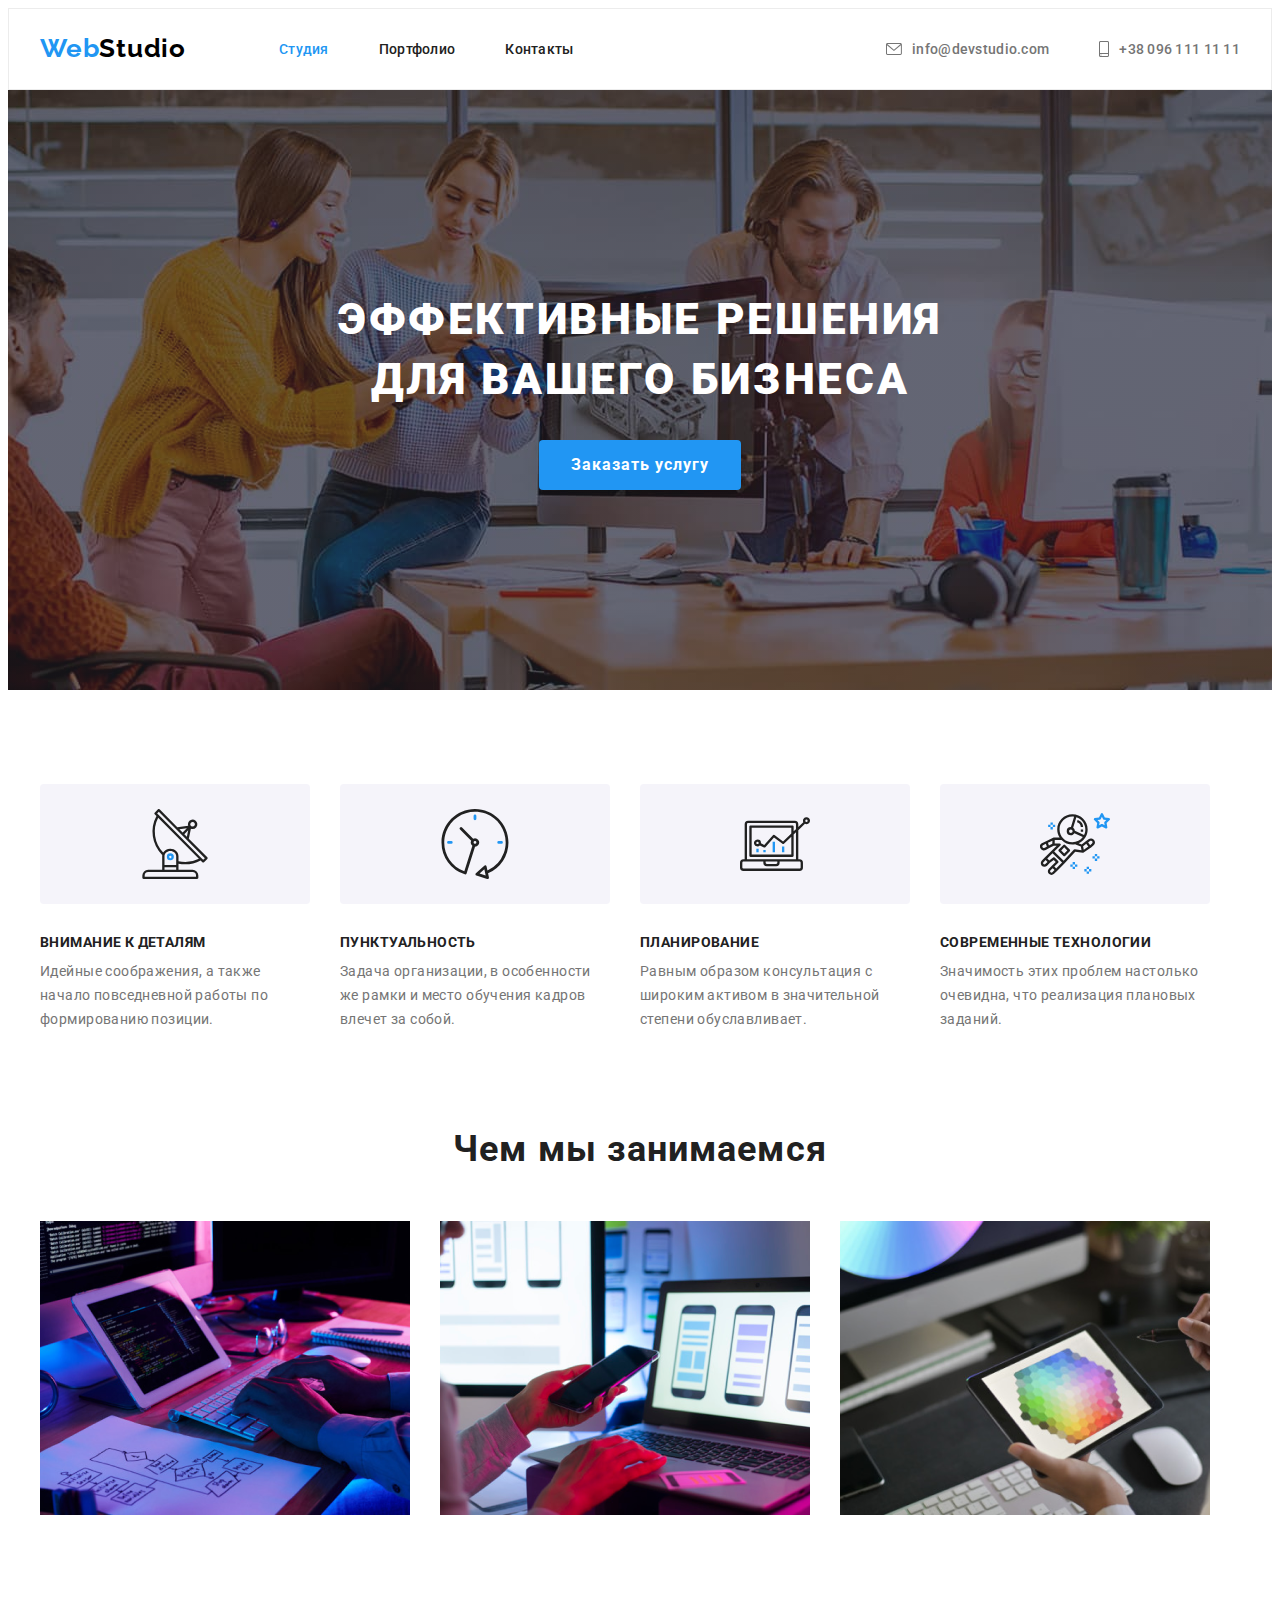
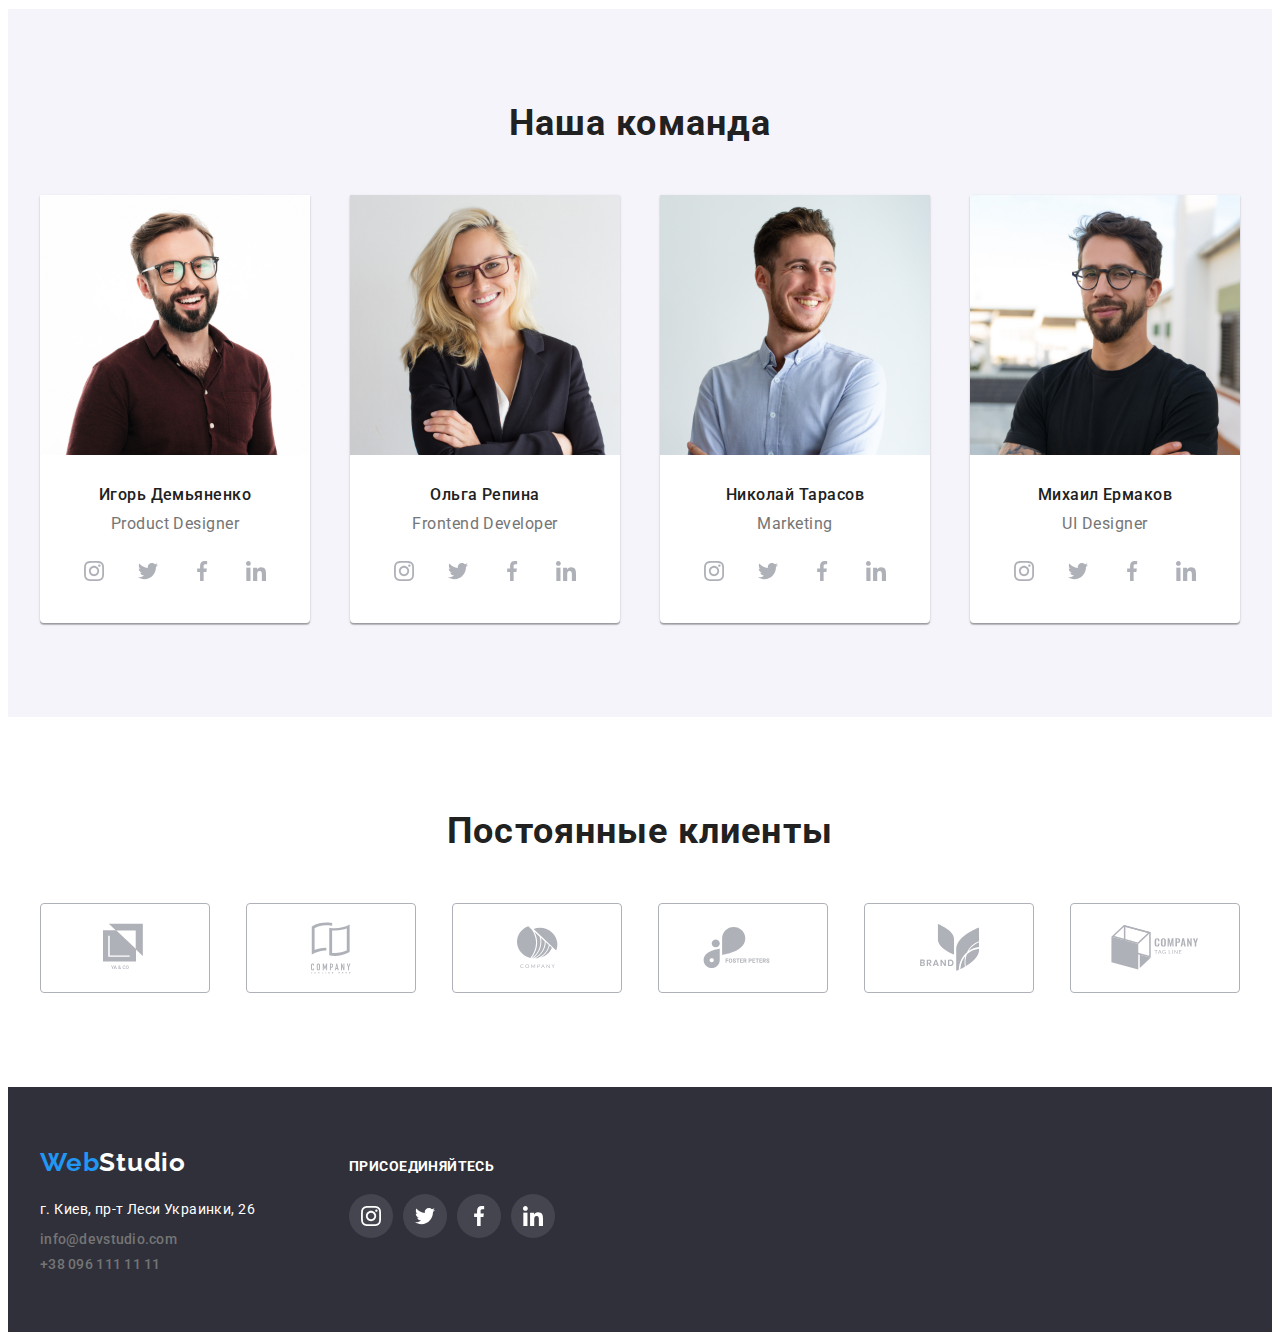
<file: index.html>
<!DOCTYPE html>
<html lang="ru">

<head>
    <meta charset="UTF-8">
    <meta name="viewport" content="width=device-width, initial-scale=1.0">
    <title>Web Studio</title>
    <link rel="preconnect" href="https://fonts.gstatic.com">
    <link href="https://fonts.googleapis.com/css2?family=Raleway:wght@700&family=Roboto:wght@400;500;700;900&display=swap"
    rel="stylesheet">
    <link rel="stylesheet" href="https://cdnjs.cloudflare.com/ajax/libs/modern-normalize/1.0.0/modern-normalize.min.css"
    integrity="sha512-ISS7cAi1PEhQ8jnbJpJZMd29NlhNj4AWYyLOSp2CE/CsHxTCu+r+t0D2yoJudVrd0/8fTVPUVDzY5Tvli75u/g=="
    crossorigin="anonymous"/>
    <link rel="stylesheet" href="./css/styles.css">
</head>

<body>
     <!--header-->
    <header class="header">
      <div class="container">
        <nav class="navigation-header">
            <!--logo-->
            <a href="index.html" class="logo link "><span class="logo-color" lang="en">Web</span>Studio</a>
            <!--header navigation-->
            <ul class="navigation-menu">
                
                <li class="navigation-list list">
                <a href="./index.html" class="navigation-link current link" >Студия</a>
                </li>
                
                <li class="navigation-list list">
                <a href="./portfolio.html" class="navigation-link link">Портфолио</a>
                </li>
                
                <li class="navigation-list list">
                <a href="#contacts" class="navigation-link link">Контакты</a>
                </li>
            </ul>
        </nav>
        <!--header contacts-->
            <ul class="contacts-menu">
                <li class="contacts-list list">
                <a href="mailto:info@devstudio.com" class="contacts-link link">
                    <svg class="icon-contacts" width="16" height="12">
                    <use href="./images/sprite.svg#icon-envelope"></use>
                </svg>info@devstudio.com</a>
                </li>
                
                <li class="contacts-list list">
                <a href="tel:+380961111111" class="contacts-link link" >
                    <svg class="icon-contacts" width="10" height="16"> -->
                    <use href="./images/sprite.svg#icon-smartphone"></use>
                </svg>+38 096 111 11 11</a>
                </li>
            </ul>
        </div>
    </header>
    <main>

        <!--🦸 ==========HERO==========-->
    <section class="hero">
        <div class="hero-container">
                <h1 class="heading-hero">Эффективные решения для вашего бизнеса</h1>
                <button class="modal-btn-hero" type="button">Заказать услугу</button>
        </div>
    </section>

        <!--============ABOUT=========-->
    <section class="about section">
        <div class="container">
            <ul class="about-list-menu">
                <li class="about-list list icon-antenna">
                <h2 class="about-header">Внимание к деталям</h2>
                <p class="about-description">Идейные соображения, а также начало повседневной работы по формированию позиции.</p>
                </li>
                <li class="about-list list icon-clock">
                <h2 class="about-header">Пунктуальность</h2>
                <p class="about-description">Задача организации, в особенности же рамки и место обучения кадров влечет за собой.</p>
                </li>
                <li class="about-list list icon-diagram">
                <h2 class="about-header">Планирование</h2>
                <p class="about-description">Равным образом консультация с широким активом в значительной степени обуславливает.</p>
                </li>
                <li class="about-list list icon-astronaut">
                <h2 class="about-header">Современные технологии</h2>
                <p class="about-description">Значимость этих проблем настолько очевидна, что реализация плановых заданий.</p>
                </li>
            </ul>
        </div>
    </section>
        <!--=========== WE DO ===========-->
    <section class="wedo section">
        <div class="container">
            <h2 class="wedo-header">Чем мы занимаемся</h2>
            <ul class="wedo-list-menu">
                <li class="wedo-list list">
                    <img class="wedo-list-img" src="./images/about/about1.png" alt="пишет код" width="370" height="294">
                </li>
                <li class="wedo-list list">
                    <img class="wedo-list-img" src="./images/about/about2.png" alt="создает макет" width="370" height="294">
                </li>
                <li class="wedo-list list">
                    <img class="wedo-list-img" src="./images/about/about3.png" alt="выбирает цветовую палитру" width="370" height="294">
                </li>
            </ul>
        </div>
    </section>

        <!--==========OUR TEAM===========-->
    <section class="team section">
        <div class="container">
            <h3 class="team-header">Наша команда</h3>
            <ul class="team-list-menu">
                <li class="team-list list">
                    <img class="team-list-img" src="./images/our_team/photo1.jpg" alt="фото Игорь Демьяненко" width="270" height="260">
        <div class="team-list-content">
                <h3 class="team-name">Игорь Демьяненко</h3>
                <p class="team-description">Product Designer</p>
            <ul class="social-team-menu">
                <li class="social-list list">
                    <a class="social-link" href="">
                        <svg class="social-list-icon">
                            <use href="./images/sprite.svg#icon-instagram"></use>
                        </svg>
                    </a>
                </li>
                <li class="social-list list ">
                    <a class="social-link" href="">
                        <svg class="social-list-icon">
                            <use href="./images/sprite.svg#icon-twitter"></use>
                        </svg>
                    </a>
                </li>
                <li class="social-list list ">
                    <a class="social-link" href="">
                        <svg class="social-list-icon">
                            <use href="./images/sprite.svg#icon-facebook-1"></use>
                        </svg>
                    </a>
                </li>
                <li class="social-list list ">
                    <a class="social-link" href="">
                        <svg class="social-list-icon">
                           <use href="./images/sprite.svg#icon-linkedin"></use>
                        </svg>
                    </a>
                </li>
            </ul>
        </div>
                </li>
                <li class="team-list list">
                    <img class="team-list-img" src="./images/our_team/photo2.jpg" alt="фото Ольга Репина" width="270" height="260">
         <div class="team-list-content">
                <h3 class="team-name">Ольга Репина</h3>
                <p class="team-description">Frontend Developer</p>
            <ul class="social-team-menu">
                <li class="social-list list">
                    <a class="social-link" href="">
                        <svg class="social-list-icon">
                            <use href="./images/sprite.svg#icon-instagram"></use>
                        </svg>
                    </a>
                </li>
                <li class="social-list list ">
                    <a class="social-link" href="">
                        <svg class="social-list-icon">
                            <use href="./images/sprite.svg#icon-twitter"></use>
                        </svg>
                    </a>
                </li>
                <li class="social-list list ">
                    <a class="social-link" href="">
                        <svg class="social-list-icon">
                            <use href="./images/sprite.svg#icon-facebook-1"></use>
                        </svg>
                    </a>
                </li>
                <li class="social-list list ">
                    <a class="social-link" href="">
                        <svg class="social-list-icon">
                            <use href="./images/sprite.svg#icon-linkedin"></use>
                        </svg>
                    </a>
                </li>
            </ul>
        </div>
                </li>
                <li class="team-list list">
                    <img class="team-list-img" src="./images/our_team/photo3.jpg" alt="фото Николай Тарасов" width="270" height="260">
        <div class="team-list-content">
                    <h3 class="team-name">Николай Тарасов</h3>
                    <p class="team-description">Marketing</p>
            <ul class="social-team-menu">
                <li class="social-list list">
                    <a class="social-link" href="">
                        <svg class="social-list-icon">
                            <use href="./images/sprite.svg#icon-instagram"></use>
                        </svg>
                    </a>
                </li>
                <li class="social-list list ">
                    <a class="social-link" href="">
                        <svg class="social-list-icon">
                            <use href="./images/sprite.svg#icon-twitter"></use>
                        </svg>
                        </a>
                    </li>
                <li class="social-list list ">
                        <a class="social-link" href="">
                            <svg class="social-list-icon">
                                <use href="./images/sprite.svg#icon-facebook-1"></use>
                            </svg>
                        </a>
                    </li>
                    <li class="social-list list ">
                        <a class="social-link" href="">
                            <svg class="social-list-icon">
                                <use href="./images/sprite.svg#icon-linkedin"></use>
                            </svg>
                        </a>
                    </li>
                </ul>
            </div>
                </li>
                <li class="team-list list">
                    <img class="team-list-img" src="./images/our_team/photo4.jpg" alt="фото Михаил Ермаков" width="270" height="260">
            <div class="team-list-content">
                <h3 class="team-name">Михаил Ермаков</h3>
                <p class="team-description">UI Designer</p>
                <ul class="social-team-menu">
                    <li class="social-list list">
                        <a class="social-link" href="">
                            <svg class="social-list-icon">
                                <use href="./images/sprite.svg#icon-instagram"></use>
                            </svg>
                        </a>
                    </li>
                    <li class="social-list list ">
                        <a class="social-link" href="">
                            <svg class="social-list-icon">
                                <use href="./images/sprite.svg#icon-twitter"></use>
                            </svg>
                        </a>
                    </li>
                    <li class="social-list list ">
                        <a class="social-link" href="">
                            <svg class="social-list-icon">
                                <use href="./images/sprite.svg#icon-facebook-1"></use>
                            </svg>
                        </a>
                    </li>
                    <li class="social-list list ">
                        <a class="social-link" href="">
                            <svg class="social-list-icon">
                                <use href="./images/sprite.svg#icon-linkedin"></use>
                            </svg>
                        </a>
                    </li>
                </ul>
            </div>
                    </li>
                </ul>
            </div>
        </section>
        <!--===============OUR CLIENTS=============-->
        <section class="our-clients section">
            <div class="container">
                <h4 class="our-clients-header">Постоянные клиенты</h4>
                <ul class="our-clients-menu">
                    <li class="our-clients-list list">
                        <a class="our-clients-link" href="">
                            <svg class="our-clients-icon" width="44" height="50">
                                <use href="./images/sprite.svg#icon-logo-1"></use>
                            </svg>
                        </a>
                    </li>
                    <li class="our-clients-list list">
                        <a class="our-clients-link" href="">
                           <svg class="our-clients-icon" width="40" height="52">
                               <use href=" ./images/sprite.svg#icon-logo-2"></use>
                            </svg>
                        </a>
                    </li>
                    <li class="our-clients-list list">
                        <a class="our-clients-link" href="">
                            <svg class="our-clients-icon" width="41px" height="42.6px">
                                <use href=" ./images/sprite.svg#icon-logo-3"></use>
                            </svg>
                        </a>
                    </li>
                    <li class="our-clients-list list">
                        <a class="our-clients-link" href="">
                            <svg class="our-clients-icon" width="80" height="42">
                                <use href=" ./images/sprite.svg#icon-logo-4"></use>
                            </svg>
                        </a>
                    </li>
                    <li class="our-clients-list list">
                        <a class="our-clients-link link" href="">
                            <svg class="our-clients-icon" width="59" height="47">
                                <use href=" ./images/sprite.svg#icon-logo-5"></use>
                            </svg>
                        </a>
                    </li>
                    <li class="our-clients-list list">
                        <a class="our-clients-link" href="">
                            <svg class="our-clients-icon" width="88" height="45">
                                <use href=" ./images/sprite.svg#icon-logo-6"></use>
                            </svg>
                        </a>
                    </li>
                </ul>
            </div>
        </section>
    </main>

        <!--📧☎️ Footer-->
        <footer class="footer">
            <div class="container">
            <div class="footer-address-content">
                <a class="logo link" href="index.html"><span lang="en">Web</span><span class="logo-color">Studio</span></a>
            <address class="address-footer">
                <ul class="address-list-menu">
                    <li class="address-list list">
                    <p class="footer-description"> г. Киев, пр-т Леси Украинки, 26</p></li>
                    <li class="address-list list">
                        <a class="contacts-link link" href="mailto:info@devstudio.com">info@devstudio.com</a></li>
                    <li class="address-list list">
                        <a class="contacts-link link" href="tel:+380961111111">+38 096 111 11 11</a></li>
                </ul>
            </address>
            </div>
              <div class="footer-social-content">
                  <b class="footer-tagline">присоединяйтесь</b>
                <ul class="footer-social-menu">
                    <li class="footer-social-list list">
                        <a class="footer-social-link" href="">
                            <svg class="footer-social-icon">
                                <use href="./images/sprite.svg#icon-instagram"></use>
                            </svg>
                        </a>
                    </li>
                    <li class="footer-social-list list">
                        <a class="footer-social-link" href="">
                            <svg class="footer-social-icon">
                                <use href="./images/sprite.svg#icon-twitter"></use>
                            </svg>
                        </a>
                    </li>
                    <li class="footer-social-list list">
                        <a class="footer-social-link" href="">
                            <svg class="footer-social-icon" width="44" height="44">
                                <use href="./images/sprite.svg#icon-facebook-1"></use>
                            </svg>
                        </a>
                    </li>
                    <li class="footer-social-list list">
                        <a class="footer-social-link" href="">
                            <svg class="footer-social-icon">
                                <use href="./images/sprite.svg#icon-linkedin"></use>
                            </svg>
                        </a>
                    </li>
                </ul>
              </div>
            </div>
        </footer>
        </body>
</html>
</file>
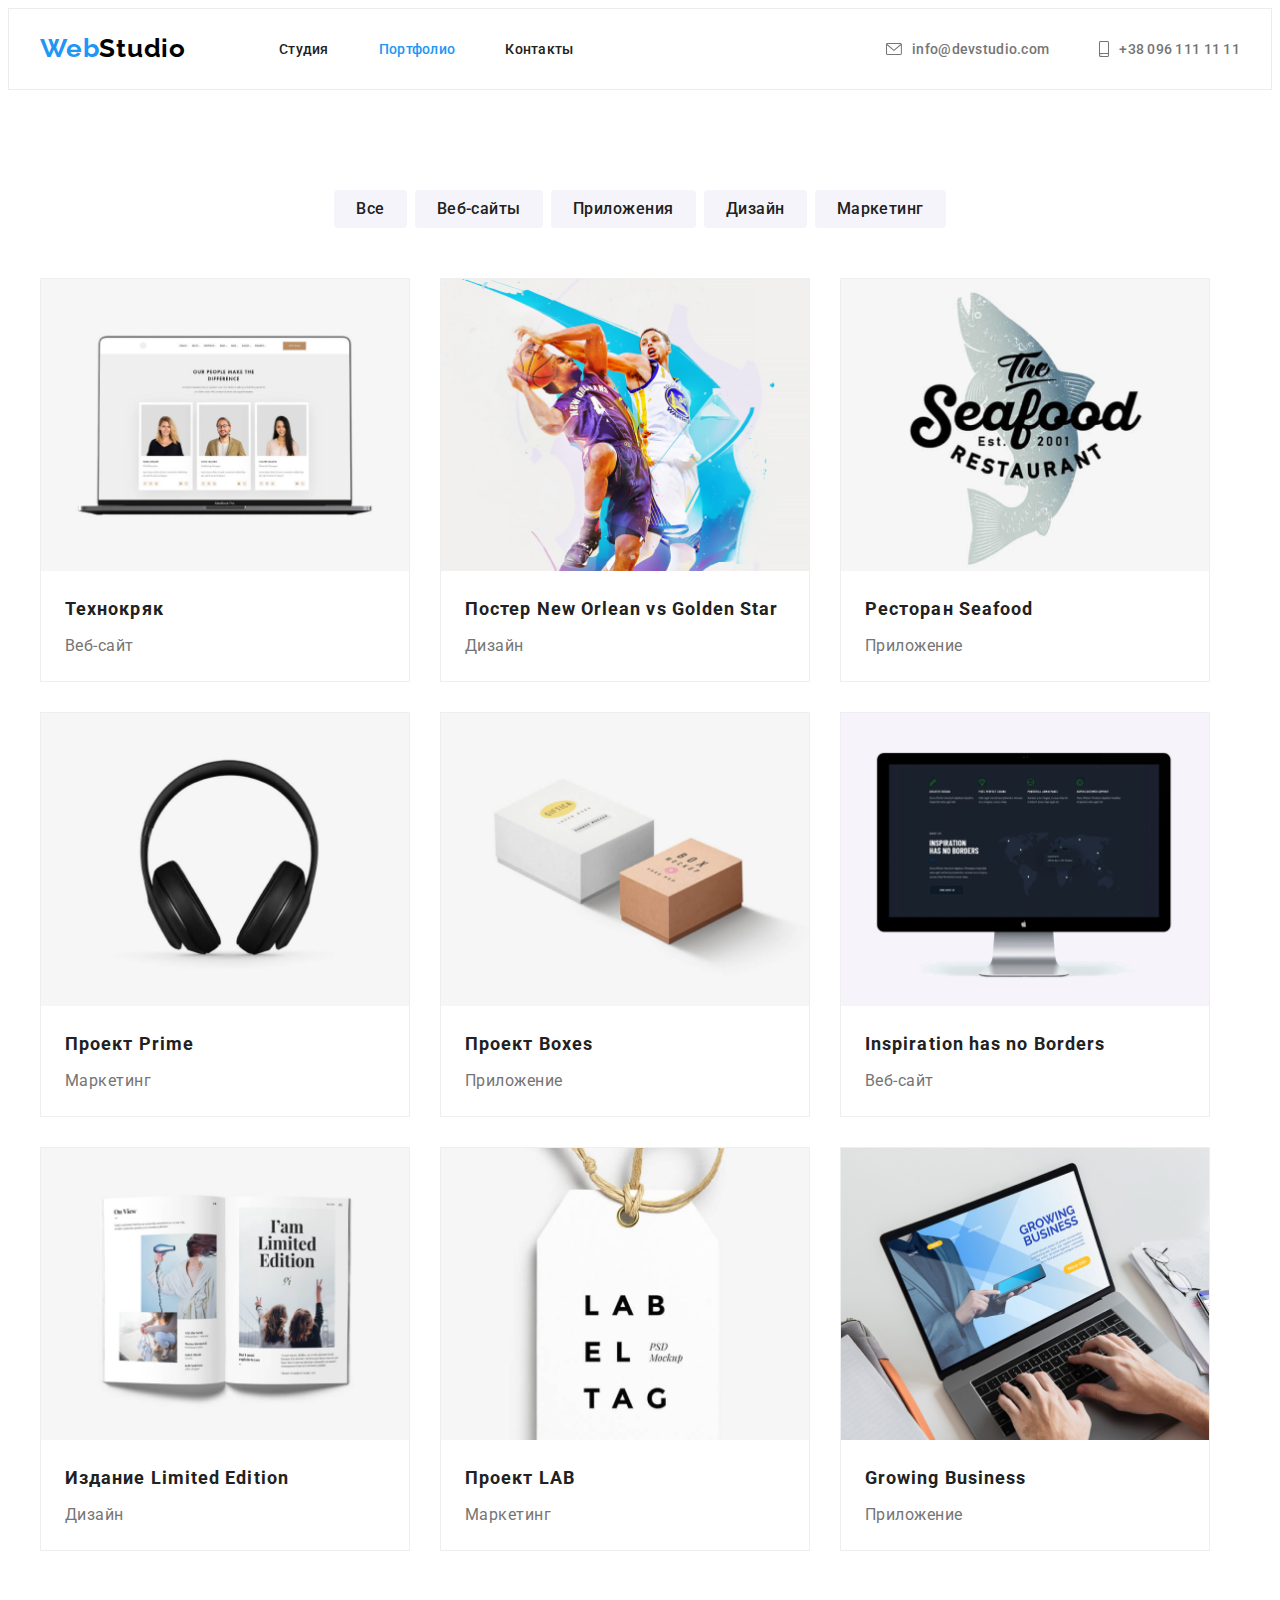
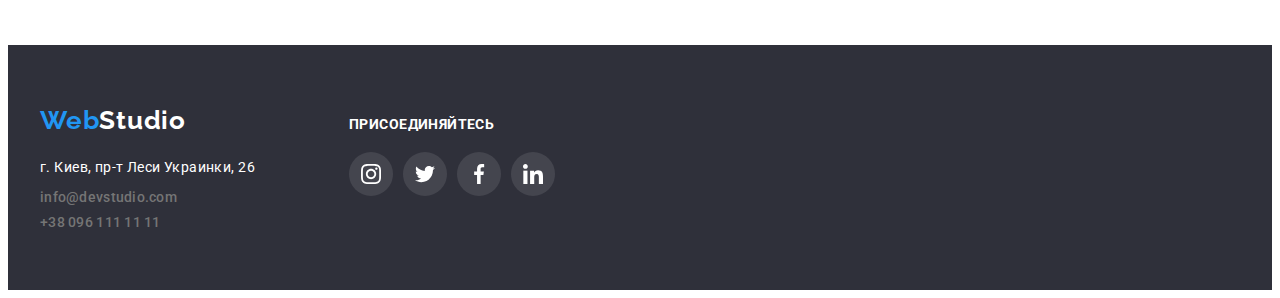
<file: portfolio.html>
<!DOCTYPE html>
<html lang="ru">

<head>
    <meta charset="UTF-8">
    <meta name="viewport" content="width=device-width, initial-scale=1.0">
    <title>Web Studio</title>
    <link rel="preconnect" href="https://fonts.gstatic.com">
    <link href="https://fonts.googleapis.com/css2?family=Raleway:wght@700&family=Roboto:wght@400;500;700;900&display=swap"
    rel="stylesheet">
    <link rel="stylesheet" href="https://cdnjs.cloudflare.com/ajax/libs/modern-normalize/1.0.0/modern-normalize.min.css"
    integrity="sha512-ISS7cAi1PEhQ8jnbJpJZMd29NlhNj4AWYyLOSp2CE/CsHxTCu+r+t0D2yoJudVrd0/8fTVPUVDzY5Tvli75u/g=="
    crossorigin="anonymous" />
    <link rel="stylesheet" href="./css/styles.css">
    <link rel="stylesheet" href="./css/portfolio.css">
</head>

<body>
    <!--header-->
    <header class="header">
        <div class="container">
            <nav class="navigation-header">
                <!--logo-->
                <a href="index.html" class="logo link "><span class="logo-color" lang="en">Web</span>Studio</a>
                <!--header navigation-->
                <ul class="navigation-menu">
    
                    <li class="navigation-list list">
                        <a href="./index.html" class="navigation-link link">Студия</a>
                    </li>
    
                    <li class="navigation-list list">
                        <a href="./portfolio.html" class="navigation-link current link">Портфолио</a>
                    </li>
    
                    <li class="navigation-list list">
                        <a href="#contacts" class="navigation-link link">Контакты</a>
                    </li>
                </ul>
            </nav>
            <!--header contacts-->
            <ul class="contacts-menu">
                <li class="contacts-list list">
                    <a href="mailto:info@devstudio.com" class="contacts-link link">
                        <svg class="icon-contacts" width="16" height="12">
                            <use href="./images/sprite.svg#icon-envelope"></use>
                        </svg>info@devstudio.com</a>
                </li>
    
                <li class="contacts-list list">
                    <a href="tel:+380961111111" class="contacts-link link">
                        <svg class="icon-contacts" width="10" height="16"> -->
                            <use href="./images/sprite.svg#icon-smartphone"></use>
                        </svg>+38 096 111 11 11</a>
                </li>
            </ul>
        </div>
    </header>
    <main> 
        <!--Portfolio-->
        <section class="portfolio">
            <div class="container">
            <h1 hidden>Our works</h1>
        <nav class="portfolio-navigation">
            <ul class="portfolio-navigation-menu">
                <li class="portfolio-navigation-list list">
                    <button class="portfolio-btn current" type="button">Все</button>
                </li>
                <Li class="portfolio-navigation-list list ">
                    <button class="portfolio-btn" type="button">Веб-сайты</button>
                </Li>
                <Li class="portfolio-navigation-list list ">
                    <button class="portfolio-btn" type="button">Приложения</button>
                </Li>
                <Li class="portfolio-navigation-list list ">
                    <button class="portfolio-btn" type="button">Дизайн</button>
                </Li>
                <Li class="portfolio-navigation-list list ">
                    <button class="portfolio-btn" type="button">Маркетинг</button>
                </Li>
            </ul>
        </nav>

        <!--Projects-->
            <h2 hidden>projects</h2>
            <ul class="projects-list-menu">
                <li class="projects-list list">
                    <a href="" class="projects-link link">
                    <img class="projects-list-img" src="./images/projects/project1.png" alt="открытый ноутбук" width="370" height="294">
                    <div class="projects-list-content">
                    <h3 class="projects-name">Технокряк</h3>
                    <p class="projects-description">Веб-сайт</p>
                    </div>
                    </a>
                </li>
                <li class="projects-list list">
                    <a class="projects-link link" href=""><img class="projects-list-img" src="./images/projects/project2.png" alt="постер баскетбол" width="370" height="294">
                    <div class="projects-list-content">
                    <h3 class="projects-name">Постер New Orlean vs Golden Star</h3>
                    <p class="projects-description">Дизайн</p>
                    </div>
                    </a>
                </li>
                <li class="projects-list list">
                    <a class="projects-link link" href=""><img class="projects-list-img" src="./images/projects/project3.png" alt="постер ресторан Seafood" width="370" height="294">
                    <div class="projects-list-content">
                    <h3 class="projects-name">Ресторан Seafood</h3>
                    <p class="projects-description">Приложение</p>
                    </div>
                    </a>
                </li>
                <li class="projects-list list">
                    <a class="projects-link link" href="">
                        <img class="projects-list-img" src="./images/projects/project4.png" alt="наушники" width="370" height="294">
                    <div class="projects-list-content">
                    <h3 class="projects-name">Проект Prime</h3>
                    <p class="projects-description">Маркетинг</p>
                    </div>
                    </a>
                </li>
                <li class="projects-list list">
                    <a class="projects-link link" href=""><img class="projects-list-img" src="./images/projects/project5.png" alt="коробки" width="370" height="294">
                    <div class="projects-list-content">
                    <h3 class="projects-name">Проект Boxes</h3>
                    <p class="projects-description">Приложение</p>
                    </div>
                    </a>
                </li>
                <li class="projects-list list">
                    <a class="projects-link link" href=""><img class="projects-list-img" src="./images/projects/project6.png" alt="монитор" width="370" height="294">
                    <div class="projects-list-content">
                    <h3 class="projects-name">Inspiration has no Borders</h3>
                    <p class="projects-description">Веб-сайт</p>
                    </div>
                    </a>
                </li>
                <li class="projects-list list">
                    <a class="projects-link link" href=""><img class="projects-list-img" src="./images/projects/project7.png" alt="открытый журнал" width="370" height="294">
                    <div class="projects-list-content">
                    <h3 class="projects-name">Издание Limited Edition</h3>
                    <p class="projects-description">Дизайн</p>
                    </div>
                    </a>
                </li>
                <li class="projects-list list">
                    <a class="projects-link link" href=""><img class="projects-list-img" src="./images/projects/project8.png" alt="бирка" width="370" height="294">
                    <div class="projects-list-content">
                    <h3 class="projects-name">Проект LAB</h3>
                    <p class="projects-description">Маркетинг</p>
                    </div>
                    </a>
                </li>
                 <li class="projects-list list">
                    <a class="projects-link link" href=""><img class="projects-list-img" src="./images/projects/project9.png" alt="руки на ноутбуке" width="370" height="294">
                    <div class="projects-list-content">
                    <h3 class="projects-name">Growing Business</h3>
                    <p class="projects-description">Приложение</p>
                    </div>
                    </a>
                </li>
            </ul>
            </div>
        </section>
    </main>

    <!--📧☎️ Footer-->
        <footer class="footer">
            <div class="container">
                <div class="footer-address-content">
                    <a class="logo link" href="index.html"><span lang="en">Web</span><span class="logo-color">Studio</span></a>
                    <address class="address-footer">
                        <ul class="address-list-menu">
                            <li class="address-list list">
                                <p class="footer-description"> г. Киев, пр-т Леси Украинки, 26</p>
                            </li>
                            <li class="address-list list">
                                <a class="contacts-link link" href="mailto:info@devstudio.com">info@devstudio.com</a></li>
                            <li class="address-list list">
                                <a class="contacts-link link" href="tel:+380961111111">+38 096 111 11 11</a></li>
                        </ul>
                    </address>
                </div>
                <div class="footer-social-content">
                    <b class="footer-tagline">присоединяйтесь</b>
                    <ul class="footer-social-menu">
                        <li class="footer-social-list list">
                            <a class="footer-social-link" href="">
                                <svg class="footer-social-icon">
                                    <use href="./images/sprite.svg#icon-instagram"></use>
                                </svg>
                            </a>
                        </li>
                        <li class="footer-social-list list">
                            <a class="footer-social-link" href="">
                                <svg class="footer-social-icon">
                                    <use href="./images/sprite.svg#icon-twitter"></use>
                                </svg>
                            </a>
                        </li>
                        <li class="footer-social-list list">
                            <a class="footer-social-link" href="">
                                <svg class="footer-social-icon" width="44" height="44">
                                    <use href="./images/sprite.svg#icon-facebook-1"></use>
                                </svg>
                            </a>
                        </li>
                        <li class="footer-social-list list">
                            <a class="footer-social-link" href="">
                                <svg class="footer-social-icon">
                                    <use href="./images/sprite.svg#icon-linkedin"></use>
                                </svg>
                            </a>
                        </li>
                    </ul>
                </div>
            </div>
        </footer>
    </body>
</html>
</file>
<file: css/styles.css>
/* ============================== ROOT  ======================== */

:root {
  /* -------- color ---------- */
  --primary-text-color: #757575;
  --primary-heading-color: #212121;
  --primary-active-color: #2196f3;
  --primary-logo-color: #2196f3;
  --white-color: #ffffff;
  /* ----------- font ---------- */
  --main-font: Roboto, sans-serif;
  --secondary-font: Raleway, sans-serif;
  /* ----------- background ---------- */
  --main-background-color: #ffffff;
  --secondary-background-color-hero: #2f303a;
  --background-color-footer: #2f303a;
  --background-color-team: #f5f4fa;
  --background-btn-color: #f5f4fa;
  --background-btn-hero: #2196f3;
  --background-color-portfolio-projects: #e5e5e5;
  --background-projects-list: #ffffff;
}

/* ===================== COMPONENTS =========================== */
/* ======================  минимальный сброс=================== */

ul,
ol {
  margin: 0;
  padding: 0;
}

h1,
h2,
h3,
h4,
h5,
h6 {
  margin: 0;
}

p {
  margin: 0;
}

img {
  display: block;
  max-width: 100%;
  height: auto;
}

.container {
  width: 1200px;
  margin: 0 auto;
  padding: 0 15px;
}

.section {
  padding-top: 94px;
  padding-bottom: 94px;
}

/* ======================  минимальный сброс=================== */

body {
  font-family: var(--main-font);
  color: var(--primary-text-color);
  background-color: var(--main-background-color);
}

.list {
  list-style: none;
}

.link {
  text-decoration: none;
}

.navigation-list .current {
  color: var(--primary-active-color);
}
/* ===================== HEADER =========================== */

.header {
  border: 1px solid #ececec;
}

.logo {
  margin-right: 93px;
  margin-top: 24px;
  margin-bottom: 25px;

  font-family: var(--secondary-font);
  font-weight: bold;
  font-size: 26px;
  line-height: 1.192;
  letter-spacing: 0.03em;
  color: black;
}

.logo-color {
  color: var(--primary-logo-color);
}

.header .container {
  width: 1200px;
  margin: auto;
  display: flex;
}

.navigation-header {
  display: flex;
  align-items: center;
}
.navigation-menu {
  display: flex;
  align-items: center;
}

.contacts-menu {
  display: flex;
  align-items: center;
  margin-left: auto;
}

.header .contacts-list {
  margin-left: 50px;
}

.header .navigation-list:not(:last-child) {
  margin-right: 50px;
}

.navigation-link {
  font-family: var(--main-font);
  font-weight: 500;
  font-size: 14px;
  line-height: 1.333;
  letter-spacing: 0.02em;
  color: var(--primary-heading-color);
}

.contacts-link {
  font-family: var(--main-font);
  font-weight: 500;
  font-size: 14px;
  line-height: 1.142;
  letter-spacing: 0.02em;
  color: var(--primary-text-color);
  display: flex;
  align-items: center;
}

.navigation-link:hover,
.navigation-link:focus,
.contacts-link:hover,
.contacts-link:focus {
  color: var(--primary-active-color);
}

.icon-contacts {
  margin-right: 10px;
  fill: currentColor;
}
/* ======================== END OF HEADER ===================================== */

/* ===========================   HERO   ======================================= */

.hero {
  background-color: var(--secondary-background-color-hero);
  display: flex;
  justify-content: center;
  text-align: center;
  max-width: 1600px;
  padding-top: 200px;
  padding-bottom: 200px;
  margin: 0 auto;
  max-height: 600px;
  background-image: linear-gradient(
      to right,
      rgba(47, 48, 58, 0.4),
      rgba(47, 48, 58, 0.4)
    ),
    url(../images/Hero/Img.jpg);
  background-repeat: no-repeat;
  background-position: center;
  background-size: cover;
}

.heading-hero {
  font-family: var(--main-font);
  font-weight: 900;
  font-size: 44px;
  line-height: 1.363;
  text-align: center;
  text-transform: uppercase;
  letter-spacing: 0.06em;
  color: var(--white-color);
  width: 696px;
  margin-bottom: 30px;
}

.modal-btn-hero {
  display: inline-block;
  font-family: var(--main-font);
  font-weight: bold;
  font-size: 16px;
  line-height: 1.875;
  color: var(--white-color);
  background: var(--background-btn-hero);
  box-shadow: 0px 4px 4px rgba(0, 0, 0, 0.15);
  border-radius: 4px;
  border: none;
  text-align: center;
  min-width: 200px;
  min-height: 50px;
  padding: 10px 32px;
  align-items: center;
  text-align: center;
  letter-spacing: 0.06em;
}

/* ===========================   END HERO   ======================================= */

/* ===========================   ABOUT      ======================================= */

.about {
  padding-bottom: 0px;
}

.about-header {
  font-family: var(--main-font);
  font-weight: bold;
  font-size: 14px;
  line-height: 1.142;
  letter-spacing: 0.03em;
  text-transform: uppercase;
  color: var(--primary-heading-color);
  margin-top: 30px;
  margin-bottom: 10px;
}

.about-description {
  font-family: var(--main-font);
  font-weight: normal;
  font-size: 14px;
  line-height: 1.714;
  letter-spacing: 0.03em;
  width: 270px;
  height: 75px;
}

.about-list-menu {
  display: flex;
}

.about-list::before {
  content: "";
  display: block;
  width: 270px;
  height: 120px;
  border-radius: 4px;
  background-repeat: no-repeat;
  background-position: center;
  background-color: #f5f4fa;
}

.icon-antenna::before {
  background-image: url(../images/antenna\ .svg);
}

.icon-clock::before {
  background-image: url(../images/clock\ .svg);
}

.icon-diagram::before {
  background-image: url(../images/diagram\ .svg);
}

.icon-astronaut::before {
  background-image: url(../images/astronaut\ .svg);
}

.about-list:not(:last-child) {
  margin-right: 30px;
}
/* ===========================  END  ABOUT      ======================================= */

/* ===========================   WE DO    ======================================= */

.wedo-list-menu {
  display: flex;
}
.wedo-list:not(:last-child) {
  margin-right: 30px;
}

.team-list-menu {
  display: flex;
  justify-content: space-between;
}

.wedo-header,
.team-header {
  font-family: var(--main-font);
  font-weight: bold;
  font-size: 36px;
  line-height: 1.166;
  text-align: center;
  letter-spacing: 0.03em;
  text-align: center;
  color: var(--primary-heading-color);
  margin-bottom: 50px;
}
/* ===========================   TEAM    ======================================= */
.team-list {
  background: var(--main-background-color);
  box-shadow: 0px 1px 3px rgba(0, 0, 0, 0.12), 0px 1px 1px rgba(0, 0, 0, 0.14),
    0px 2px 1px rgba(0, 0, 0, 0.2);
  border-radius: 0px 0px 4px 4px;
}

.team-list-content {
  padding: 30px 32px;
  text-align: center;
}

.team {
  background-color: var(--background-color-team);
}

.team-name {
  font-family: var(--main-font);
  font-weight: 500;
  font-size: 16px;
  line-height: 1.187;
  letter-spacing: 0.03em;
  color: var(--primary-heading-color);
  margin-bottom: 10px;
}

.team-description {
  font-family: var(--main-font);
  font-weight: normal;
  font-size: 16px;
  line-height: 1.187;
  letter-spacing: 0.03em;
  color: var(--primary-text-color);
  margin-bottom: 16px;
}

.social-team-menu {
  display: flex;
  justify-content: space-between;
}
.social-link {
  width: 44px;
  height: 44px;
  border-radius: 50%;
  color: #afb1b8;
  display: flex;
  justify-content: center;
  align-items: center;
}
.social-list-icon {
  width: 20px;
  height: 20px;
  fill: currentColor;
}

.social-link:hover,
.social-link:focus {
  background-color: #2196f3;
}

.social-link:hover .social-list-icon,
.social-link:focus .social-list-icon {
  fill: white;
}

/* ===========================  END TEAM      ======================================= */

/* ===========================   OUR CLIENTS ======================================== */

.our-clients-header {
  font-family: var(--main-font);
  font-style: normal;
  font-weight: bold;
  font-size: 36px;
  line-height: 1.166;
  text-align: center;
  letter-spacing: 0.03em;
  color: var(--primary-heading-color);
  margin-bottom: 50px;
}

.our-clients-link {
  display: flex;
  align-items: center;
  justify-content: center;
  width: 170px;
  height: 90px;
  border: 1px solid #afb1b8;
  box-sizing: border-box;
  border-radius: 4px;
  color: #afb1b8;
}

.our-clients-icon {
  fill: currentColor;
}

.our-clients-menu {
  display: flex;
  justify-content: space-between;
}

.our-clients-link:hover,
.our-clients-link:focus {
  border: 1px solid #2196f3;
}

.our-clients-link:hover,
.our-clients-link:focus {
  color: #2196f3;
}

.our-clients-icon {
  fill: currentColor;
}
/* ===========================   END OUR CLIENTS ======================================== */
/* ===========================   FOOTER      ======================================= */

address {
  font-style: normal;
  margin-top: 20px;
}
.footer-description {
  font-family: var(--main-font);
  font-weight: normal;
  font-size: 14px;
  line-height: 1.714;
  letter-spacing: 0.03em;
  color: var(--white-color);
}

.footer .logo-color {
  color: var(--white-color);
}

.footer .logo {
  margin-bottom: 20px;
}

.logo > span {
  color: var(--primary-logo-color);
}

.footer {
  background-color: var(--background-color-footer);
  padding-top: 60px;
  padding-bottom: 60px;
}

.address-footer {
  color: rgba(255, 255, 255, 0.6);
}
.address-list:not(:last-child) {
  margin-bottom: 9px;
}
.footer .container {
  display: flex;
  align-items: baseline;
}

.footer-address-content {
  margin-right: 70px;
}

.footer-tagline {
  font-family: Roboto;
  font-style: normal;
  font-weight: bold;
  font-size: 14px;
  line-height: 1.142;
  letter-spacing: 0.03em;
  text-transform: uppercase;
  color: #ffffff;
  display: inline-block;
  margin-bottom: 20px;
}

.footer-social-menu {
  display: flex;
  justify-content: space-between;
}

.footer-social-link {
  width: 44px;
  height: 44px;
  border-radius: 50%;
  color: #afb1b8;
  display: flex;
  justify-content: center;
  align-items: center;
  background: rgba(255, 255, 255, 0.1);
  margin-right: 10px;
}

.footer-social-icon {
  fill: #ffffff;
  width: 20px;
  height: 20px;
}

.footer-social-link:hover,
.footer-social-link:focus {
  background-color: #2196f3;
}

/* ===========================  END FOOTER    ======================================= */
</file>
<file: css/portfolio.css>
/* ============================== ROOT  ======================== */

:root {
  /* -------- color ---------- */
  --primary-text-color: #757575;
  --primary-heading-color: #212121;
  --primary-active-color: #2196f3;
  --primary-logo-color: #2196f3;
  --white-color: #ffffff;
  /* ----------- font ---------- */
  --main-font: Roboto, sans-serif;
  --secondary-font: Raleway, sans-serif;
  /* ----------- background ---------- */
  --main-background-color: #ffffff;
  --secondary-background-color-hero: #2f303a;
  --background-color-footer: #2f303a;
  --background-color-team: #f5f4fa;
  --background-btn-color: #f5f4fa;
  --background-btn-hero: #2196f3;
  --background-color-portfolio-projects: #e5e5e5;
  --background-projects-list: #ffffff;
}

/* ==================== PORTFOLIO ======================== */

.portfolio-btn {
  font-family: var(--main-font);
  font-weight: 500;
  font-size: 16px;
  line-height: 1.625;
  text-align: center;
  letter-spacing: 0.03em;
  color: var(--primary-heading-color);
  background: var(--background-btn-color);
  border-radius: 4px;
  border: none;
  cursor: pointer;
  padding: 6px 22px;
  outline: none;
}

.portfolio-btn:hover,
.portfolio-btn:focus {
  background-color: var(--background-btn-hero);
  color: var(--white-color);
}
.navigation-list .current {
  color: var(--primary-active-color);
}
/* ==================== END PORTFOLIO ======================== */

/* ==================== PROJECTS ======================== */

.portfolio {
  background-color: var(--background-color-portfolio-project);
  padding-bottom: 94px;
}
.portfolio-navigation {
  padding-top: 100px;
  padding-bottom: 50px;
}

.portfolio-navigation-list:not(:last-child) {
  margin-right: 8px;
}

.portfolio-navigation-menu {
  display: flex;
  justify-content: center;
}

.projects-list-content {
  padding: 20px 24px;
}

.projects-name {
  margin-bottom: 4px;
  font-family: var(--main-font);
  font-weight: bold;
  font-size: 18px;
  line-height: 2;
  letter-spacing: 0.06em;
  color: var(--primary-heading-color);
}

.projects-description {
  font-family: var(--main-font);
  font-weight: normal;
  font-size: 16px;
  line-height: 1.875;
  letter-spacing: 0.03em;
  color: #757575;
}
.projects-list-menu {
  display: flex;
  flex-wrap: wrap;
}

.projects-list {
  margin-right: 30px;
  margin-bottom: 30px;
  width: 370px;
  background: var(--background-projects-list);
  border: 1px solid #eeeeee;
  box-sizing: border-box;
}
.projects-list:nth-last-child(-n + 3) {
  margin-bottom: 0px;
}

.projects-list:nth-child(3n) {
  margin-right: 0px;
}
.projects-link {
  display: block;
}

.projects-link:hover {
  box-shadow: 0px 1px 1px rgba(0, 0, 0, 0.12), 0px 4px 4px rgba(0, 0, 0, 0.06),
    0px 4px 6px rgba(0, 0, 0, 0.16);
}
</file>
